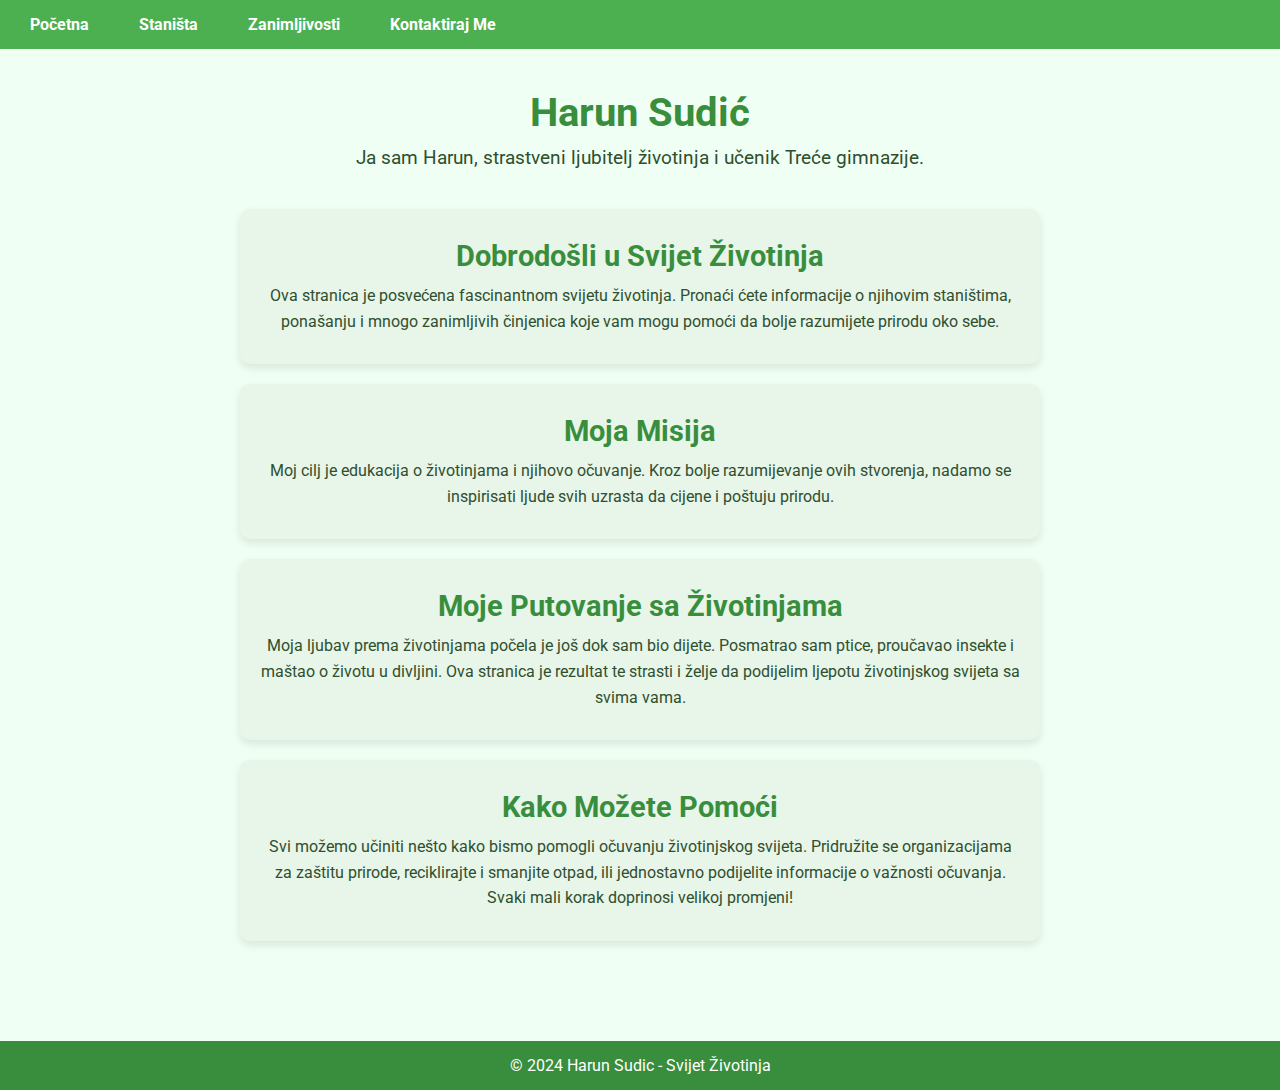
<file: index.html>
<!DOCTYPE html>
<html lang="en">
<head>
    <meta charset="UTF-8">
    <meta name="viewport" content="width=device-width, initial-scale=1.0">
    <title>Početna - Harun Sudic</title>
    <link rel="stylesheet" href="style.css">
    <link href="https://fonts.googleapis.com/css2?family=Roboto:wght@400;700&display=swap" rel="stylesheet">
</head>
<body style="display: flex; flex-direction: column; min-height: 100vh; margin: 0;">

    <nav>
        <ul>
            <li><a href="index.html">Početna</a></li>
            <li><a href="stanista.html">Staništa</a></li>
            <li><a href="zanimljivosti.html">Zanimljivosti</a></li>
            <li><a href="kontakt.html">Kontaktiraj Me</a></li>
        </ul>
    </nav>

    <main style="flex: 1;">
        <header>
            <h1>Harun Sudić</h1>
            <p>Ja sam Harun, strastveni ljubitelj životinja i učenik Treće gimnazije.</p>
        </header>

        <section class="uvod">
            <h2>Dobrodošli u Svijet Životinja</h2>
            <p>Ova stranica je posvećena fascinantnom svijetu životinja. Pronaći ćete informacije o njihovim staništima, ponašanju i mnogo zanimljivih činjenica koje vam mogu pomoći da bolje razumijete prirodu oko sebe.</p>
        </section>

        <section class="ciljevi">
            <h2>Moja Misija</h2>
            <p>Moj cilj je edukacija o životinjama i njihovo očuvanje. Kroz bolje razumijevanje ovih stvorenja, nadamo se inspirisati ljude svih uzrasta da cijene i poštuju prirodu.</p>
        </section>
        <section class="putovanje">
            <h2>Moje Putovanje sa Životinjama</h2>
            <p>Moja ljubav prema životinjama počela je još dok sam bio dijete. Posmatrao sam ptice, proučavao insekte i maštao o životu u divljini. Ova stranica je rezultat te strasti i želje da podijelim ljepotu životinjskog svijeta sa svima vama.</p>
        </section>
        
        <section class="pomoc">
            <h2>Kako Možete Pomoći</h2>
            <p>Svi možemo učiniti nešto kako bismo pomogli očuvanju životinjskog svijeta. Pridružite se organizacijama za zaštitu prirode, reciklirajte i smanjite otpad, ili jednostavno podijelite informacije o važnosti očuvanja. Svaki mali korak doprinosi velikoj promjeni!</p>
        </section>
    </main>

    <footer style="text-align: center; padding: 15px; background-color: #388e3c; color: #ffffff; width: 100%; font-family: 'Roboto', sans-serif;">
        <p>&copy; 2024 Harun Sudic - Svijet Životinja</p>
    </footer>

</body>
</html>
</file>
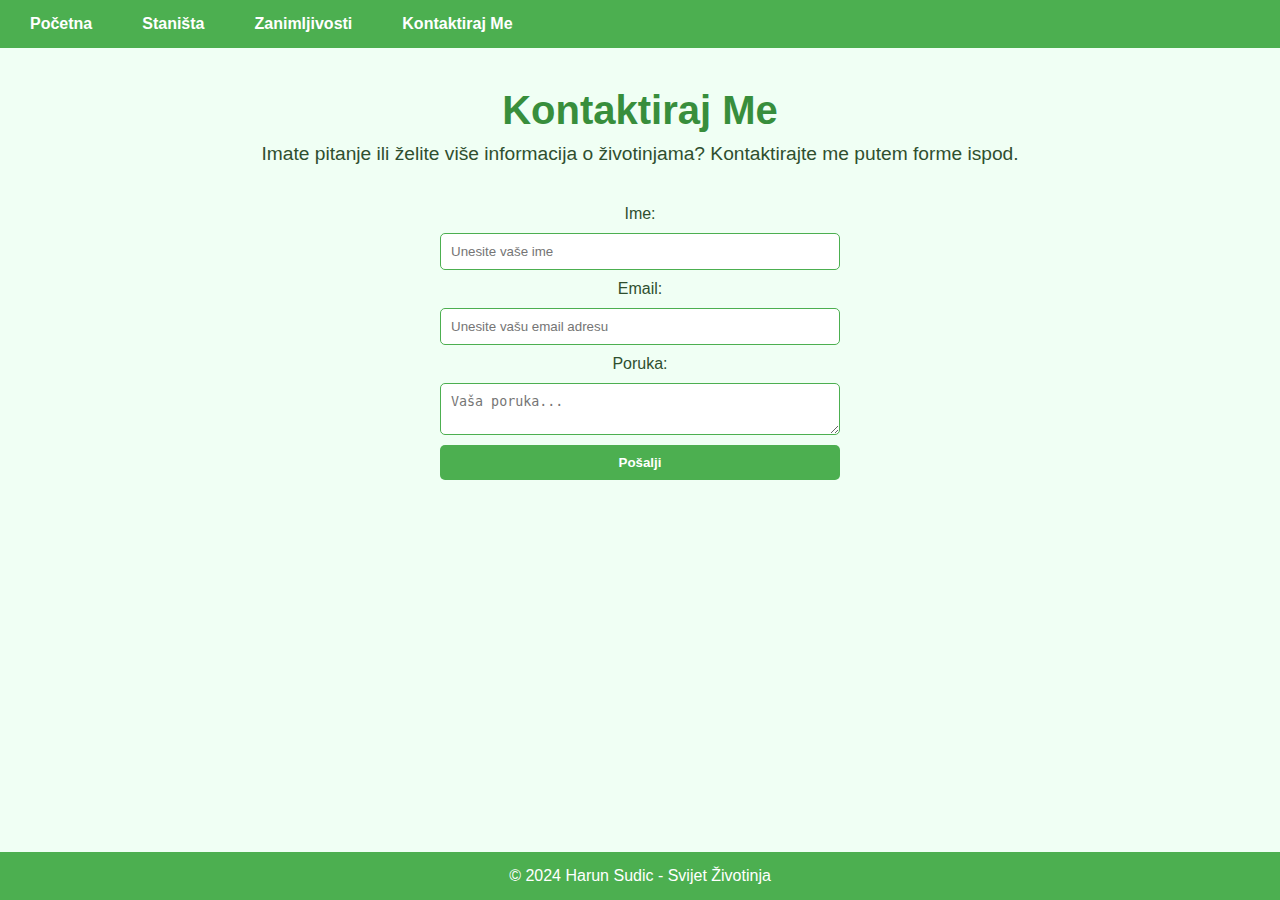
<file: kontakt.html>
<!DOCTYPE html>
<html lang="en">
<head>
    <meta charset="UTF-8">
    <meta name="viewport" content="width=device-width, initial-scale=1.0">
    <title>Kontaktiraj Me - Harun Sudic</title>
    <link rel="stylesheet" href="style.css">
</head>
<body style="display: flex; flex-direction: column; min-height: 100vh; margin: 0;">

    <nav>
        <ul>
            <li><a href="index.html">Početna</a></li>
            <li><a href="stanista.html" class="active">Staništa</a></li>
            <li><a href="zanimljivosti.html">Zanimljivosti</a></li>
            <li><a href="kontakt.html">Kontaktiraj Me</a></li>
        </ul>
    </nav>

    <main style="flex: 1;">
        <header>
            <h1>Kontaktiraj Me</h1>
            <p>Imate pitanje ili želite više informacija o životinjama? Kontaktirajte me putem forme ispod.</p>
        </header>

        <section class="kontakt-forma">
            <form>
                <label for="ime">Ime:</label>
                <input type="text" id="ime" name="ime" placeholder="Unesite vaše ime">
                <label for="email">Email:</label>
                <input type="email" id="email" name="email" placeholder="Unesite vašu email adresu">
                <label for="poruka">Poruka:</label>
                <textarea id="poruka" name="poruka" placeholder="Vaša poruka..."></textarea>
                <button type="submit">Pošalji</button>
            </form>
        </section>
    </main>

    <footer style="text-align: center; padding: 15px; background-color: #4caf50; color: #fff; width: 100%; font-family: 'Roboto', sans-serif;">
        <p>&copy; 2024 Harun Sudic - Svijet Životinja</p>
    </footer>

</body>
</html>
</file>
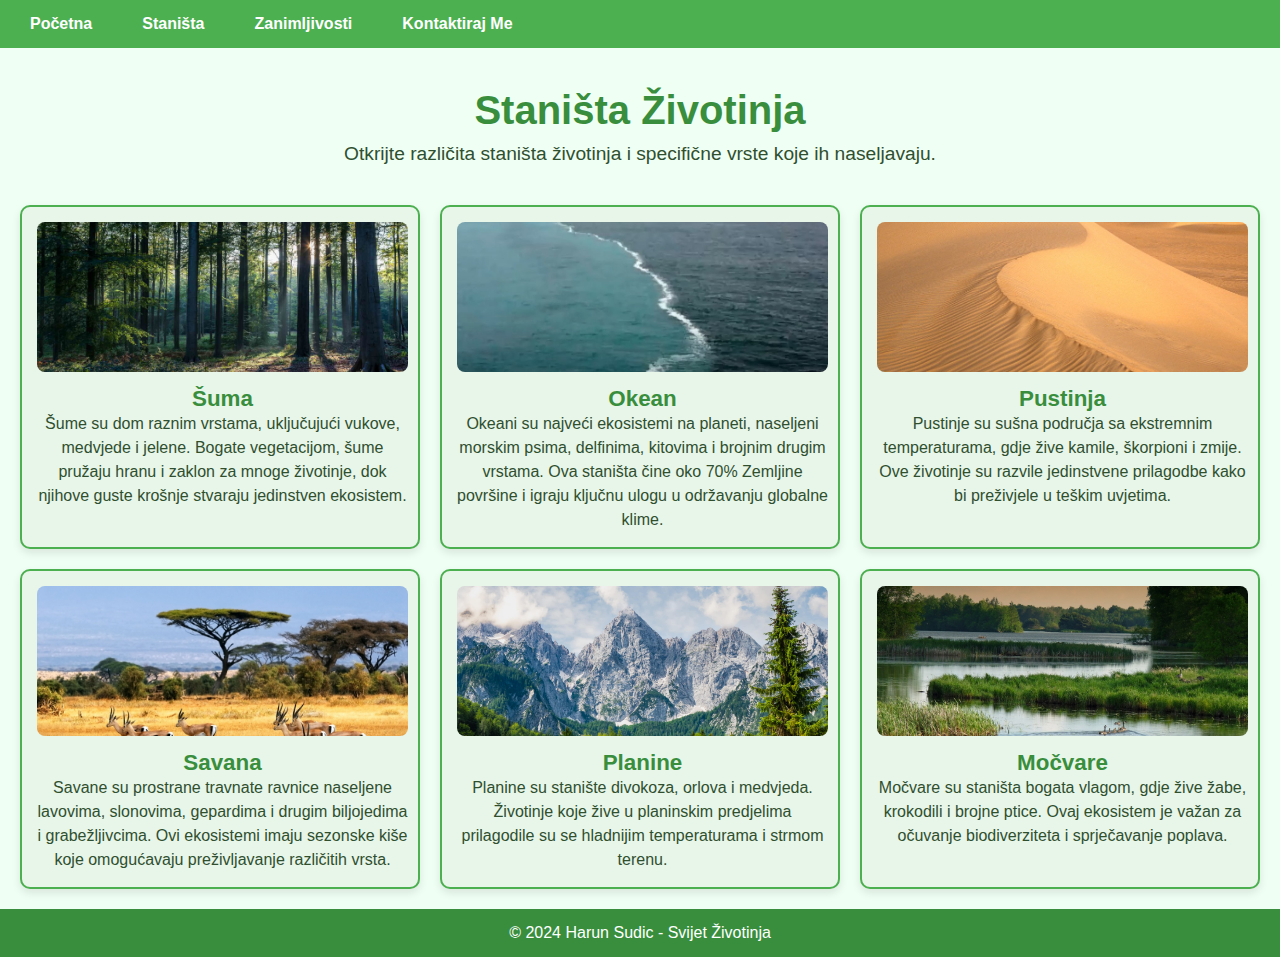
<file: stanista.html>
<!DOCTYPE html>
<html lang="en">
<head>
    <meta charset="UTF-8">
    <meta name="viewport" content="width=device-width, initial-scale=1.0">
    <title>Staništa - Harun Sudic</title>
    <link rel="stylesheet" href="style.css">
</head>
<body style="display: flex; flex-direction: column; min-height: 100vh; margin: 0;">

    <nav>
        <ul>
            <li><a href="index.html">Početna</a></li>
            <li><a href="stanista.html" class="active">Staništa</a></li>
            <li><a href="zanimljivosti.html">Zanimljivosti</a></li>
            <li><a href="kontakt.html">Kontaktiraj Me</a></li>
        </ul>
    </nav>

    <main style="flex: 1;">
        <header>
            <h1>Staništa Životinja</h1>
            <p>Otkrijte različita staništa životinja i specifične vrste koje ih naseljavaju.</p>
        </header>

        <section class="stanista">
            <div class="staniste">
                <img src="slike/suma.jpg" alt="Šuma">
                <h2>Šuma</h2>
                <p>Šume su dom raznim vrstama, uključujući vukove, medvjede i jelene. Bogate vegetacijom, šume pružaju hranu i zaklon za mnoge životinje, dok njihove guste krošnje stvaraju jedinstven ekosistem.</p>
            </div>
            <div class="staniste">
                <img src="slike/oekan.jpg" alt="Okean">
                <h2>Okean</h2>
                <p>Okeani su najveći ekosistemi na planeti, naseljeni morskim psima, delfinima, kitovima i brojnim drugim vrstama. Ova staništa čine oko 70% Zemljine površine i igraju ključnu ulogu u održavanju globalne klime.</p>
            </div>
            <div class="staniste">
                <img src="slike/pustinja.jpg" alt="Pustinja">
                <h2>Pustinja</h2>
                <p>Pustinje su sušna područja sa ekstremnim temperaturama, gdje žive kamile, škorpioni i zmije. Ove životinje su razvile jedinstvene prilagodbe kako bi preživjele u teškim uvjetima.</p>
            </div>
            <div class="staniste">
                <img src="slike/savana.jpg" alt="Savana">
                <h2>Savana</h2>
                <p>Savane su prostrane travnate ravnice naseljene lavovima, slonovima, gepardima i drugim biljojedima i grabežljivcima. Ovi ekosistemi imaju sezonske kiše koje omogućavaju preživljavanje različitih vrsta.</p>
            </div>
            <div class="staniste">
                <img src="slike/planina.jpg" alt="Planine">
                <h2>Planine</h2>
                <p>Planine su stanište divokoza, orlova i medvjeda. Životinje koje žive u planinskim predjelima prilagodile su se hladnijim temperaturama i strmom terenu.</p>
            </div>
            <div class="staniste">
                <img src="slike/mocvara.jpg" alt="Močvare">
                <h2>Močvare</h2>
                <p>Močvare su staništa bogata vlagom, gdje žive žabe, krokodili i brojne ptice. Ovaj ekosistem je važan za očuvanje biodiverziteta i sprječavanje poplava.</p>
            </div>
        </section>
    </main>

    <footer style="text-align: center; padding: 15px; background-color: #388e3c; color: #ffffff; width: 100%; font-family: 'Roboto', sans-serif;">
        <p>&copy; 2024 Harun Sudic - Svijet Životinja</p>
    </footer>

</body>
</html>
</file>
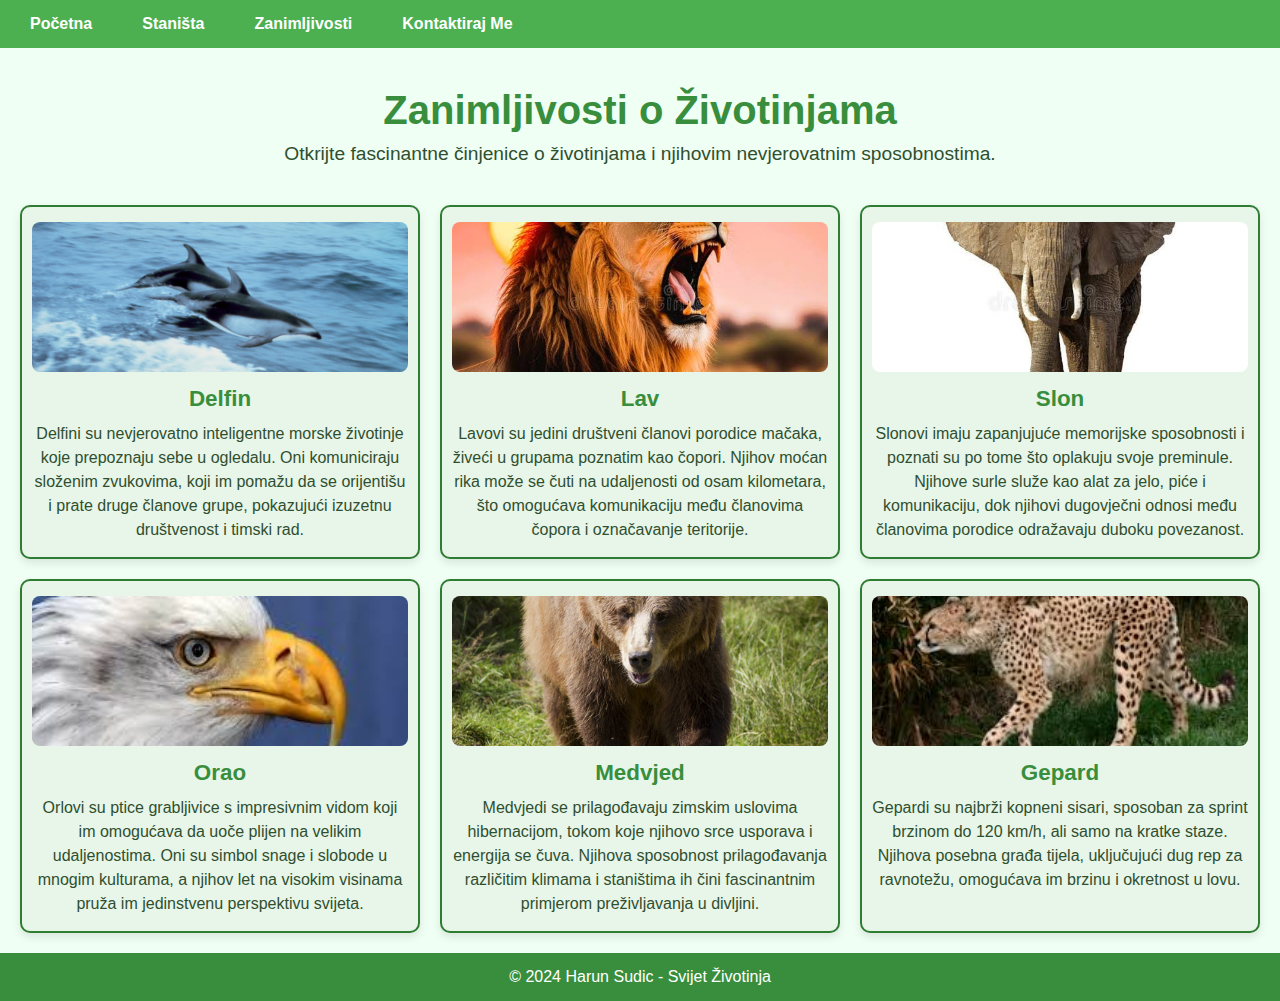
<file: zanimljivosti.html>
<!DOCTYPE html>
<html lang="en">
<head>
    <meta charset="UTF-8">
    <meta name="viewport" content="width=device-width, initial-scale=1.0">
    <title>Zanimljivosti - Harun Sudic</title>
    <link rel="stylesheet" href="style.css">
</head>
<body style="display: flex; flex-direction: column; min-height: 100vh; margin: 0;">

    <nav>
        <ul>
            <li><a href="index.html">Početna</a></li>
            <li><a href="stanista.html" class="active">Staništa</a></li>
            <li><a href="zanimljivosti.html">Zanimljivosti</a></li>
            <li><a href="kontakt.html">Kontaktiraj Me</a></li>
        </ul>
    </nav>

    <main style="flex: 1;">
        <header>
            <h1>Zanimljivosti o Životinjama</h1>
            <p>Otkrijte fascinantne činjenice o životinjama i njihovim nevjerovatnim sposobnostima.</p>
        </header>

        <section class="fakti">
            <div class="kartica">
                <img src="slike/delfin.jpg" alt="Delfin" class="zivotinja-image">
                <h2>Delfin</h2>
                <p>Delfini su nevjerovatno inteligentne morske životinje koje prepoznaju sebe u ogledalu. Oni komuniciraju složenim zvukovima, koji im pomažu da se orijentišu i prate druge članove grupe, pokazujući izuzetnu društvenost i timski rad.</p>
            </div>
            <div class="kartica">
                <img src="slike/lav.jpg" alt="Lav" class="zivotinja-image">
                <h2>Lav</h2>
                <p>Lavovi su jedini društveni članovi porodice mačaka, živeći u grupama poznatim kao čopori. Njihov moćan rika može se čuti na udaljenosti od osam kilometara, što omogućava komunikaciju među članovima čopora i označavanje teritorije.</p>
            </div>
            <div class="kartica">
                <img src="slike/slon.jpg" alt="Slon" class="zivotinja-image">
                <h2>Slon</h2>
                <p>Slonovi imaju zapanjujuće memorijske sposobnosti i poznati su po tome što oplakuju svoje preminule. Njihove surle služe kao alat za jelo, piće i komunikaciju, dok njihovi dugovječni odnosi među članovima porodice odražavaju duboku povezanost.</p>
            </div>
            <div class="kartica">
                <img src="slike/orao.jpg" alt="Orao" class="zivotinja-image">
                <h2>Orao</h2>
                <p>Orlovi su ptice grabljivice s impresivnim vidom koji im omogućava da uoče plijen na velikim udaljenostima. Oni su simbol snage i slobode u mnogim kulturama, a njihov let na visokim visinama pruža im jedinstvenu perspektivu svijeta.</p>
            </div>
            <div class="kartica">
                <img src="slike/medvjed.jpg" alt="Medvjed" class="zivotinja-image">
                <h2>Medvjed</h2>
                <p>Medvjedi se prilagođavaju zimskim uslovima hibernacijom, tokom koje njihovo srce usporava i energija se čuva. Njihova sposobnost prilagođavanja različitim klimama i staništima ih čini fascinantnim primjerom preživljavanja u divljini.</p>
            </div>
            <div class="kartica">
                <img src="slike/gepard.jpg" alt="Gepard" class="zivotinja-image">
                <h2>Gepard</h2>
                <p>Gepardi su najbrži kopneni sisari, sposoban za sprint brzinom do 120 km/h, ali samo na kratke staze. Njihova posebna građa tijela, uključujući dug rep za ravnotežu, omogućava im brzinu i okretnost u lovu.</p>
            </div>
        </section>
    </main>

    <footer style="text-align: center; padding: 15px; background-color: #388e3c; color: #ffffff; width: 100%; font-family: 'Roboto', sans-serif;">
        <p>&copy; 2024 Harun Sudic - Svijet Životinja</p>
    </footer>

</body>
</html>
</file>
<file: style.css>
* {
    margin: 0;
    padding: 0;
    box-sizing: border-box;
}

body {
    font-family: 'Roboto', sans-serif;
    background-color: #f0fff4; /* Light greenish background */
    color: #2f4f2f; /* Dark green text color */
}

nav ul {
    list-style: none;
    display: flex;
    justify-content: left;
    gap: 20px;
    background-color: #4caf50; /* Bright green navigation bar */
    padding-top: 15px;
    padding-right: 15px;
    padding-bottom: 15px;
    padding-left: 15px;
}

nav ul li a {
    color: #ffffff;
    text-decoration: none;
    font-weight: bold;
    padding-top: 5px;
    padding-right: 15px;
    padding-bottom: 5px;
    padding-left: 15px;
}

nav ul li a:hover {
    color: #c8e6c9; /* Light green hover effect */
}

header, .uvod, .tipovi-zivotinja, .misija, .galerija, .fakti, .kontakt-forma {
    text-align: center;
    padding-top: 20px;
    padding-right: 20px;
    padding-bottom: 20px;
    padding-left: 20px;
}

header h1, .uvod h2, .tipovi-zivotinja h2, .misija h2, .fakti h2 {
    color: #2e7d32; /* Darker green for headings */
    font-size: 1.8em;
    margin-bottom: 10px;
}

header p, .uvod p, .tipovi-zivotinja p, .misija p {
    color: #4caf50;
}

.galerija {
    display: grid;
    grid-template-columns: repeat(2, 1fr);
    gap: 15px;
    padding-top: 20px;
    padding-right: 20px;
    padding-bottom: 20px;
    padding-left: 20px;
}

.zivotinja {
    background-color: #e8f5e9; /* Very light green for animal info background */
    border: 2px solid #2e7d32;
    padding-top: 10px;
    padding-right: 10px;
    padding-bottom: 10px;
    padding-left: 10px;
    border-radius: 8px;
    color: #2f4f2f;
    transition: transform 0.2s ease-in-out;
}

.zivotinja:hover {
    transform: scale(1.05); /* Subtle zoom effect on hover */
}

.zivotinja img {
    width: 100%;
    height: auto;
    border-radius: 5px;
    margin-bottom: 10px;
}

.fakti ul {
    list-style: square inside;
    color: #2e7d32;
}

.kontakt-forma input, .kontakt-forma textarea, .kontakt-forma button {
    display: block;
    width: 80%;
    max-width: 400px;
    margin-top: 10px;
    margin-right: auto;
    margin-bottom: 10px;
    margin-left: auto;
    padding-top: 10px;
    padding-right: 10px;
    padding-bottom: 10px;
    padding-left: 10px;
    border: 1px solid #4caf50;
    border-radius: 5px;
    background-color: #ffffff;
}

.kontakt-forma input:focus, .kontakt-forma textarea:focus {
    border-color: #2e7d32; /* Darker green border on focus */
    outline: none;
}

.kontakt-forma button {
    background-color: #4caf50;
    color: #ffffff;
    border: none;
    cursor: pointer;
    transition: background-color 0.3s;
    font-weight: bold;
}

.kontakt-forma button:hover {
    background-color: #2e7d32; /* Darker green on hover */
}

footer {
    text-align: center;
    padding-top: 15px;
    padding-right: 15px;
    padding-bottom: 15px;
    padding-left: 15px;
    background-color: #388e3c; /* Deep green footer */
    color: #ffffff;
    font-size: 1em;
}

/* Animal Facts Card Layout */
.fakti {
    display: grid;
    grid-template-columns: repeat(3, minmax(150px, 1fr));
    gap: 20px;
    padding-top: 20px;
    padding-right: 20px;
    padding-bottom: 20px;
    padding-left: 20px;
}

.kartica {
    background-color: #e8f5e9; /* Light green background for cards */
    border: 2px solid #2e7d32; /* Dark green border */
    border-radius: 10px;
    padding-top: 15px;
    padding-right: 10px;
    padding-bottom: 15px;
    padding-left: 10px;
    box-shadow: 0 4px 8px rgba(0, 0, 0, 0.1);
    transition: transform 0.3s ease;
    text-align: center;
    color: #2f4f2f; /* Dark green text */
}

.kartica h2 {
    font-size: 1.4em;
    margin-bottom: 10px;
    color: #388e3c; /* Bright green heading */
}

.kartica p {
    font-size: 1em;
    line-height: 1.5;
    color: #2f4f2f;
}

.kartica:hover {
    transform: scale(1.05); /* Slight zoom effect on hover */
}

/* Habitats Section */
.stanista {
    display: grid;
    grid-template-columns: repeat(3, minmax(250px, 1fr));
    gap: 20px;
    padding-top: 20px;
    padding-right: 20px;
    padding-bottom: 20px;
    padding-left: 20px;
}

.staniste {
    background-color: #e8f5e9;
    border: 2px solid #4caf50;
    border-radius: 10px;
    padding-top: 15px;
    padding-right: 10px;
    padding-bottom: 15px;
    padding-left: 15px;
    text-align: center;
    box-shadow: 0 4px 8px rgba(0, 0, 0, 0.1);
}

.staniste img {
    width: 100%;
    height: 150px;
    object-fit: cover;
    border-radius: 8px;
    margin-bottom: 10px;
}

.staniste h2 {
    font-size: 1.4em;
    color: #388e3c;
}

.staniste p {
    color: #2f4f2f;
    font-size: 1em;
    line-height: 1.5;
}

/* Additional styling for home page content */
header {
    text-align: center;
    padding-top: 40px;
    padding-right: 20px;
    padding-bottom: 20px;
    padding-left: 20px;
    color: #2e7d32;
}

header h1 {
    font-size: 2.5em;
    font-weight: 700;
    color: #388e3c;
    margin-bottom: 10px;
}

header p {
    font-size: 1.2em;
    color: #2f4f2f;
}

.uvod, .ciljevi {
    text-align: center;
    padding-top: 30px;
    padding-right: 20px;
    padding-bottom: 30px;
    padding-left: 20px;
    margin-top: 20px;
    background-color: #e8f5e9;
    border-radius: 10px;
    box-shadow: 0 4px 8px rgba(0, 0, 0, 0.1);
    max-width: 800px;
    margin-left: auto;
    margin-right: auto;
}

.uvod h2, .ciljevi h2 {
    font-size: 1.8em;
    color: #388e3c;
    margin-bottom: 10px;
}

.uvod p, .ciljevi p {
    color: #2f4f2f;
    line-height: 1.6;
    font-size: 1em;
}

.putovanje, .pomoc {
    text-align: center;
    padding-top: 30px;
    padding-right: 20px;
    padding-bottom: 30px;
    padding-left: 20px;
    margin-top: 20px;
    background-color: #e8f5e9;
    border-radius: 10px;
    box-shadow: 0 4px 8px rgba(0, 0, 0, 0.1);
    max-width: 800px;
    margin-left: auto;
    margin-right: auto;

}

.pomoc{
    margin-bottom: 100px;
}
.putovanje h2, .pomoc h2 {
    font-size: 1.8em;
    color: #388e3c;
    margin-bottom: 10px;
}

.putovanje p, .pomoc p {
    color: #2f4f2f;
    line-height: 1.6;
    font-size: 1em;
}

.zivotinja-image {
    width: 100%;
    height: 150px;
    object-fit: cover;
    border-radius: 8px;
    margin-bottom: 10px;
}
</file>
